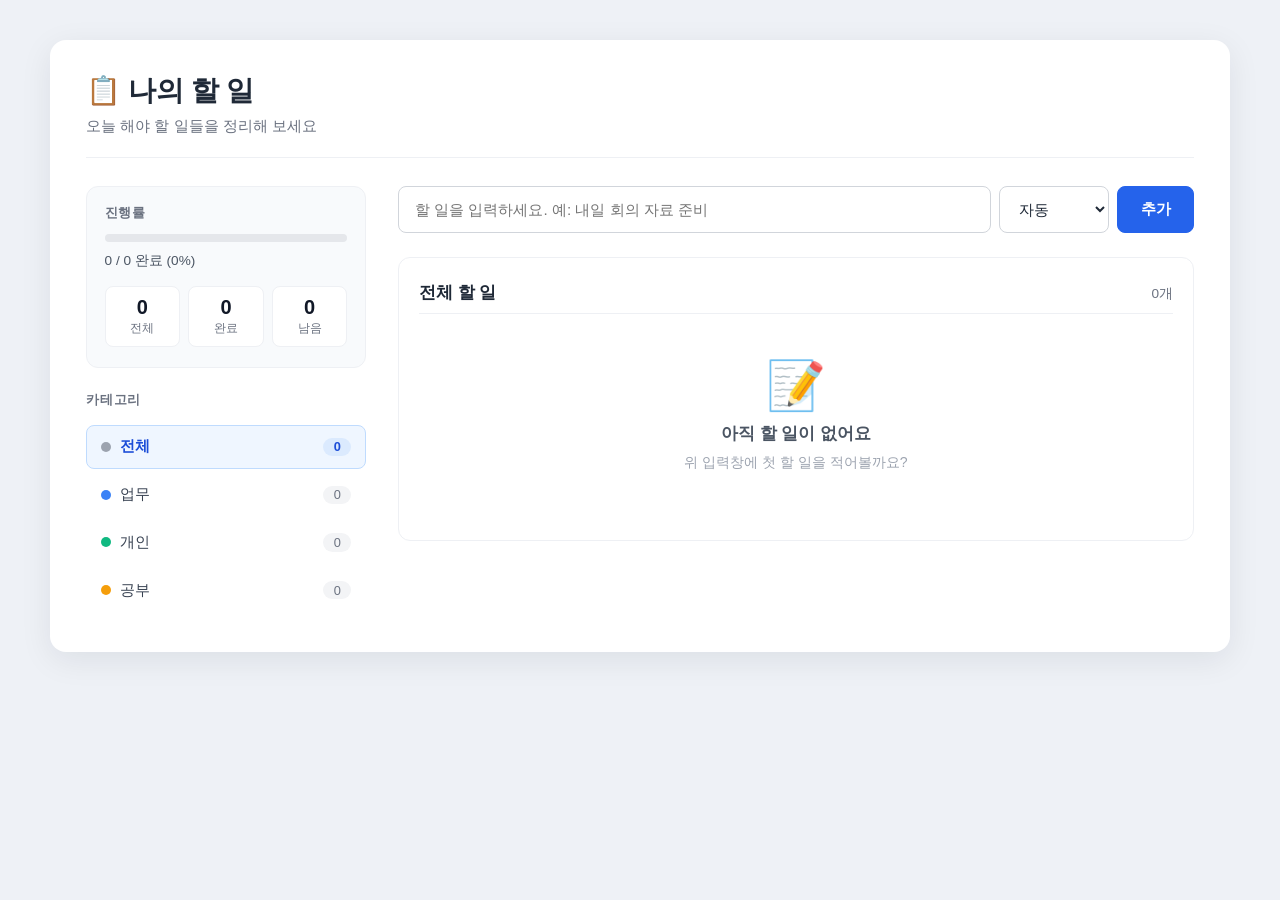
<file: web_version/index.html>
<!DOCTYPE html>
<html lang="ko">
<head>
    <meta charset="UTF-8">
    <meta name="viewport" content="width=device-width, initial-scale=1.0">
    <title>나의 할 일</title>
    <link rel="stylesheet" href="style.css">
</head>
<body>
    <div class="app">
        <header class="app-header">
            <h1>📋 나의 할 일</h1>
            <p class="app-subtitle">오늘 해야 할 일들을 정리해 보세요</p>
        </header>

        <div class="layout">
            <aside class="sidebar">
                <section class="progress-section">
                    <h2 class="section-title">진행률</h2>
                    <div class="progress-bar">
                        <div class="progress-bar-fill" id="progress-bar-fill"></div>
                    </div>
                    <p class="progress-text" id="progress-text">0 / 0 완료 (0%)</p>
                    <div class="stats">
                        <div class="stat">
                            <span class="stat-value" id="stat-total">0</span>
                            <span class="stat-label">전체</span>
                        </div>
                        <div class="stat">
                            <span class="stat-value" id="stat-done">0</span>
                            <span class="stat-label">완료</span>
                        </div>
                        <div class="stat">
                            <span class="stat-value" id="stat-remaining">0</span>
                            <span class="stat-label">남음</span>
                        </div>
                    </div>
                </section>

                <section class="filter-section">
                    <h2 class="section-title">카테고리</h2>
                    <button type="button" class="filter-button" data-filter="all">
                        <span class="filter-dot dot-all"></span>
                        <span class="filter-name">전체</span>
                        <span class="filter-count" id="count-all">0</span>
                    </button>
                    <button type="button" class="filter-button" data-filter="work">
                        <span class="filter-dot dot-work"></span>
                        <span class="filter-name">업무</span>
                        <span class="filter-count" id="count-work">0</span>
                    </button>
                    <button type="button" class="filter-button" data-filter="personal">
                        <span class="filter-dot dot-personal"></span>
                        <span class="filter-name">개인</span>
                        <span class="filter-count" id="count-personal">0</span>
                    </button>
                    <button type="button" class="filter-button" data-filter="study">
                        <span class="filter-dot dot-study"></span>
                        <span class="filter-name">공부</span>
                        <span class="filter-count" id="count-study">0</span>
                    </button>
                </section>
            </aside>

            <main class="main">
                <section class="input-section">
                    <form id="input-form" class="input-form" autocomplete="off">
                        <input type="text" id="todo-input" placeholder="할 일을 입력하세요. 예: 내일 회의 자료 준비">
                        <select id="category-select">
                            <option value="auto">자동</option>
                            <option value="work">업무</option>
                            <option value="personal">개인</option>
                            <option value="study">공부</option>
                        </select>
                        <button type="submit" id="add-button">추가</button>
                        <p class="auto-hint" id="auto-hint" hidden></p>
                    </form>
                </section>

                <section class="list-section">
                    <div class="list-header">
                        <h2 class="list-title" id="list-title">전체 할 일</h2>
                        <span class="list-meta" id="list-meta">0개</span>
                    </div>
                    <ul id="todo-list" aria-live="polite"></ul>
                </section>
            </main>
        </div>
    </div>

    <!-- 토스트(Undo) 컨테이너: 삭제 후 실행취소 알림이 여기에 렌더링됨 -->
    <div id="toast-container" class="toast-container" role="region" aria-label="알림"></div>

    <!-- 스크린리더 전용 라이브 영역: 추가/삭제/완료 등 상태 변경을 음성으로 안내 -->
    <div id="sr-live" class="sr-only" role="status" aria-live="polite"></div>

    <script src="app.js"></script>
</body>
</html>
</file>
<file: web_version/style.css>
/* ---------- 기본 ---------- */

* {
    box-sizing: border-box;
}

body {
    font-family: -apple-system, BlinkMacSystemFont, "Segoe UI", "Malgun Gothic", sans-serif;
    background: #eef1f6;
    color: #1f2937;
    margin: 0;
    padding: 2.5rem 2rem;
    min-height: 100vh;
}

.app {
    max-width: 1180px;
    margin: 0 auto;
    background: #fff;
    padding: 2rem 2.25rem 2.5rem;
    border-radius: 16px;
    box-shadow: 0 8px 32px rgba(15, 23, 42, 0.08);
}

/* ---------- 헤더 ---------- */

.app-header {
    border-bottom: 1px solid #eef0f4;
    padding-bottom: 1.25rem;
    margin-bottom: 1.75rem;
}

.app-header h1 {
    margin: 0;
    font-size: 1.75rem;
    font-weight: 700;
    letter-spacing: -0.01em;
}

.app-subtitle {
    margin: 0.4rem 0 0;
    color: #6b7280;
    font-size: 0.95rem;
}

/* ---------- 2단 레이아웃 ---------- */

.layout {
    display: grid;
    grid-template-columns: 280px 1fr;
    gap: 2rem;
    align-items: start;
}

.sidebar {
    display: flex;
    flex-direction: column;
    gap: 1.5rem;
    position: sticky;
    top: 2rem;
}

.section-title {
    font-size: 0.8rem;
    font-weight: 600;
    text-transform: uppercase;
    letter-spacing: 0.06em;
    color: #6b7280;
    margin: 0 0 0.75rem;
}

/* ---------- 진행률 / 통계 ---------- */

.progress-section {
    background: #f8fafc;
    border: 1px solid #eef0f4;
    border-radius: 12px;
    padding: 1.1rem 1.1rem 1.25rem;
}

.progress-bar {
    background: #e5e7eb;
    border-radius: 999px;
    height: 8px;
    overflow: hidden;
}

.progress-bar-fill {
    background: linear-gradient(90deg, #3b82f6, #2563eb);
    height: 100%;
    width: 0%;
    transition: width 0.3s ease;
}

.progress-text {
    margin: 0.6rem 0 0;
    font-size: 0.85rem;
    color: #4b5563;
}

.stats {
    display: grid;
    grid-template-columns: repeat(3, 1fr);
    gap: 0.5rem;
    margin-top: 1rem;
}

.stat {
    display: flex;
    flex-direction: column;
    align-items: center;
    background: #fff;
    border: 1px solid #eef0f4;
    border-radius: 8px;
    padding: 0.6rem 0.25rem;
}

.stat-value {
    font-size: 1.25rem;
    font-weight: 700;
    color: #111827;
    line-height: 1.1;
}

.stat-label {
    font-size: 0.72rem;
    color: #6b7280;
    margin-top: 0.2rem;
}

/* ---------- 필터 (사이드바) ---------- */

.filter-section {
    display: flex;
    flex-direction: column;
    gap: 0.25rem;
}

.filter-button {
    display: flex;
    align-items: center;
    gap: 0.6rem;
    width: 100%;
    text-align: left;
    padding: 0.65rem 0.85rem;
    border: 1px solid transparent;
    background: transparent;
    border-radius: 8px;
    font-size: 0.95rem;
    color: #374151;
    cursor: pointer;
    transition: background 0.15s, color 0.15s, border-color 0.15s;
}

.filter-button:hover {
    background: #f3f4f6;
}

.filter-button.active {
    background: #eff6ff;
    color: #1d4ed8;
    border-color: #bfdbfe;
    font-weight: 600;
}

.filter-dot {
    width: 10px;
    height: 10px;
    border-radius: 50%;
    flex-shrink: 0;
}

.dot-all { background: #9ca3af; }
.dot-work { background: #3b82f6; }
.dot-personal { background: #10b981; }
.dot-study { background: #f59e0b; }

.filter-name {
    flex: 1;
}

.filter-count {
    font-size: 0.8rem;
    color: #6b7280;
    background: #f3f4f6;
    padding: 0.1rem 0.55rem;
    border-radius: 999px;
    min-width: 28px;
    text-align: center;
}

.filter-button.active .filter-count {
    background: #dbeafe;
    color: #1d4ed8;
}

/* ---------- 메인 ---------- */

.main {
    min-width: 0;
}

/* ---------- 입력 / 공통 폼 ---------- */

input[type="text"],
select,
button {
    padding: 0.65rem 0.9rem;
    font-size: 0.95rem;
    border: 1px solid #d1d5db;
    border-radius: 8px;
    background: #fff;
    font-family: inherit;
    color: #1f2937;
}

input[type="text"]:focus,
select:focus {
    outline: none;
    border-color: #3b82f6;
    box-shadow: 0 0 0 3px rgba(59, 130, 246, 0.15);
}

button {
    cursor: pointer;
    transition: background 0.15s ease, border-color 0.15s ease, color 0.15s ease, transform 0.05s ease;
}

button:hover {
    background: #f9fafb;
}

button:active {
    transform: translateY(1px);
}

.input-section {
    margin-bottom: 1.5rem;
}

.input-form {
    display: flex;
    gap: 0.5rem;
    flex-wrap: wrap;
}

/* ---------- 입력 에러 상태 ---------- */

.input-error,
input.input-error[type="text"],
.edit-input.input-error {
    border-color: #ef4444 !important;
    box-shadow: 0 0 0 3px rgba(239, 68, 68, 0.15) !important;
    animation: input-error-shake 0.25s ease;
}

@keyframes input-error-shake {
    0%, 100% { transform: translateX(0); }
    25% { transform: translateX(-3px); }
    75% { transform: translateX(3px); }
}

.input-section input[type="text"],
.input-form input[type="text"] {
    flex: 1;
    min-width: 260px;
    padding: 0.75rem 1rem;
}

.input-section select,
.input-form select {
    min-width: 110px;
}

#add-button {
    background: #2563eb;
    color: #fff;
    border-color: #2563eb;
    padding: 0.75rem 1.4rem;
    font-weight: 600;
}

#add-button:hover {
    background: #1d4ed8;
    border-color: #1d4ed8;
}

.auto-hint {
    flex: 1 1 100%;
    margin: 0;
    font-size: 0.85rem;
    color: #2563eb;
}

/* ---------- 리스트 ---------- */

.list-section {
    background: #fff;
    border: 1px solid #eef0f4;
    border-radius: 12px;
    padding: 0.5rem 1.25rem 1rem;
}

.list-header {
    display: flex;
    align-items: baseline;
    justify-content: space-between;
    padding: 0.9rem 0 0.6rem;
    border-bottom: 1px solid #eef0f4;
}

.list-title {
    margin: 0;
    font-size: 1.05rem;
    font-weight: 600;
}

.list-meta {
    font-size: 0.85rem;
    color: #6b7280;
}

#todo-list {
    list-style: none;
    padding: 0;
    margin: 0;
}

.todo-item {
    display: flex;
    align-items: center;
    gap: 0.75rem;
    padding: 0.85rem 0.25rem;
    border-bottom: 1px solid #f3f4f6;
    transition: background 0.15s;
}

.todo-item:last-child {
    border-bottom: none;
}

.todo-item:hover {
    background: #fafbfc;
}

/* ----- 체크박스: 커스텀 디자인 (UX #3) -----
   기본 checkbox보다 명확한 시각 디자인 + 완료 시 만족감 있는 transition */
.todo-item input[type="checkbox"] {
    appearance: none;
    -webkit-appearance: none;
    width: 22px;
    height: 22px;
    cursor: pointer;
    flex-shrink: 0;
    border: 2px solid #cbd5e1;
    border-radius: 6px;
    background: #fff;
    position: relative;
    transition: background 0.18s ease, border-color 0.18s ease, transform 0.12s ease;
}

.todo-item input[type="checkbox"]:hover {
    border-color: #2563eb;
}

.todo-item input[type="checkbox"]:focus-visible {
    outline: none;
    box-shadow: 0 0 0 3px rgba(59, 130, 246, 0.25);
}

.todo-item input[type="checkbox"]:checked {
    background: #2563eb;
    border-color: #2563eb;
}

.todo-item input[type="checkbox"]:checked::after {
    content: "";
    position: absolute;
    left: 5px;
    top: 1px;
    width: 6px;
    height: 11px;
    border: solid #fff;
    border-width: 0 2px 2px 0;
    transform: rotate(45deg);
    animation: checkmark-pop 0.28s cubic-bezier(0.2, 1.4, 0.5, 1);
}

@keyframes checkmark-pop {
    0% { transform: rotate(45deg) scale(0); opacity: 0; }
    60% { transform: rotate(45deg) scale(1.25); opacity: 1; }
    100% { transform: rotate(45deg) scale(1); opacity: 1; }
}

/* 완료 항목 행 전체에 살짝 톤 다운 + 좌측 강조 바 */
.todo-item.is-completed {
    background: #fafbfc;
}

.todo-item.is-completed .category-label {
    opacity: 0.55;
}

/* 완료 체크 순간 살짝 통통 튀는 행 피드백 */
.todo-item.just-completed {
    animation: row-celebrate 0.45s ease;
}

@keyframes row-celebrate {
    0% { background: #fff; }
    40% { background: #ecfdf5; }
    100% { background: #fafbfc; }
}

.category-label {
    padding: 0.2rem 0.6rem;
    border-radius: 6px;
    font-size: 0.75rem;
    font-weight: 600;
    white-space: nowrap;
    flex-shrink: 0;
}

.category-work {
    background: #dbeafe;
    color: #1e40af;
}

.category-personal {
    background: #d1fae5;
    color: #065f46;
}

.category-study {
    background: #fef3c7;
    color: #92400e;
}

.todo-text {
    flex: 1;
    word-break: break-word;
    min-width: 0;
    font-size: 0.98rem;
}

.todo-text.completed {
    text-decoration: line-through;
    text-decoration-thickness: 2px;
    text-decoration-color: rgba(156, 163, 175, 0.7);
    color: #9ca3af;
    transition: color 0.2s ease;
}

.edit-button,
.delete-button {
    padding: 0.45rem 0.85rem;
    font-size: 0.85rem;
    min-height: 36px;
}

.delete-button {
    color: #6b7280;
}

.edit-button:hover {
    background: #eff6ff;
    border-color: #3b82f6;
    color: #1d4ed8;
}

.delete-button:hover {
    background: #fef2f2;
    border-color: #ef4444;
    color: #dc2626;
}

/* ---------- 인라인 편집 ---------- */

.todo-item.editing {
    gap: 0.5rem;
    flex-wrap: wrap;
    background: #f9fafb;
}

.edit-input {
    flex: 1;
    min-width: 0;
}

/* ---------- 빈 상태 (UX #4) ----------
   카테고리별 일러스트(이모지) + 메인 메시지 + 보조 텍스트의 3단 구성 */

.empty-state {
    text-align: center;
    color: #9ca3af;
    padding: 3rem 1rem 3.25rem;
    font-size: 0.95rem;
    border-bottom: none !important;
    display: flex;
    flex-direction: column;
    align-items: center;
    gap: 0.5rem;
}

.empty-state:hover {
    background: transparent !important;
}

.empty-illustration {
    font-size: 3rem;
    line-height: 1;
    margin-bottom: 0.25rem;
    /* 살짝 부유하는 듯한 잔잔한 애니메이션으로 친근함 부여 */
    animation: empty-float 3s ease-in-out infinite;
}

.empty-title {
    font-size: 1.05rem;
    font-weight: 600;
    color: #4b5563;
    margin: 0;
}

.empty-subtext {
    font-size: 0.88rem;
    color: #9ca3af;
    margin: 0;
}

@keyframes empty-float {
    0%, 100% { transform: translateY(0); }
    50%      { transform: translateY(-6px); }
}

/* 모션 민감 사용자 배려 (접근성) */
@media (prefers-reduced-motion: reduce) {
    .empty-illustration { animation: none; }
}

/* ---------- 새 항목 등장 애니메이션 (UX #2) ---------- */
.todo-item.just-added {
    animation: item-slide-in 0.32s cubic-bezier(0.2, 0.9, 0.4, 1);
}

@keyframes item-slide-in {
    0%   { opacity: 0; transform: translateY(-8px); background: #eff6ff; }
    100% { opacity: 1; transform: translateY(0);    background: transparent; }
}

/* 추가 버튼 클릭 시 짧은 펄스 피드백 */
#add-button.is-pulsing {
    animation: button-pulse 0.4s ease;
}

@keyframes button-pulse {
    0%   { transform: scale(1); box-shadow: 0 0 0 0 rgba(37, 99, 235, 0.5); }
    50%  { transform: scale(1.04); box-shadow: 0 0 0 8px rgba(37, 99, 235, 0); }
    100% { transform: scale(1); box-shadow: 0 0 0 0 rgba(37, 99, 235, 0); }
}

@media (prefers-reduced-motion: reduce) {
    .todo-item.just-added,
    .todo-item.just-completed,
    #add-button.is-pulsing,
    .toast { animation: none !important; }
}

/* ---------- 토스트 / Undo (UX #1) ---------- */

.toast-container {
    position: fixed;
    left: 50%;
    bottom: 1.5rem;
    transform: translateX(-50%);
    z-index: 1000;
    display: flex;
    flex-direction: column;
    gap: 0.5rem;
    pointer-events: none; /* 컨테이너 자체는 클릭 통과, 각 토스트는 개별로 활성화 */
}

.toast {
    pointer-events: auto;
    display: flex;
    align-items: center;
    gap: 0.85rem;
    background: #111827;
    color: #f9fafb;
    padding: 0.7rem 0.9rem 0.7rem 1rem;
    border-radius: 10px;
    box-shadow: 0 8px 24px rgba(15, 23, 42, 0.25);
    font-size: 0.9rem;
    min-width: 280px;
    max-width: min(420px, calc(100vw - 2rem));
    animation: toast-in 0.22s ease;
}

.toast.is-leaving {
    animation: toast-out 0.18s ease forwards;
}

.toast-message {
    flex: 1;
}

.toast-action {
    background: transparent;
    border: 1px solid rgba(255, 255, 255, 0.25);
    color: #93c5fd;
    font-weight: 600;
    padding: 0.4rem 0.8rem;
    border-radius: 6px;
    cursor: pointer;
    font-size: 0.85rem;
    min-height: 36px;
}

.toast-action:hover {
    background: rgba(147, 197, 253, 0.12);
    color: #bfdbfe;
    border-color: rgba(147, 197, 253, 0.5);
}

.toast-close {
    background: transparent;
    border: none;
    color: #9ca3af;
    cursor: pointer;
    padding: 0.25rem 0.4rem;
    font-size: 1.1rem;
    line-height: 1;
    min-height: 36px;
    min-width: 32px;
}

.toast-close:hover { color: #f3f4f6; background: transparent; }

@keyframes toast-in {
    0%   { opacity: 0; transform: translateY(12px); }
    100% { opacity: 1; transform: translateY(0); }
}

@keyframes toast-out {
    0%   { opacity: 1; transform: translateY(0); }
    100% { opacity: 0; transform: translateY(8px); }
}

/* ---------- 스크린리더 전용 ---------- */
.sr-only {
    position: absolute;
    width: 1px;
    height: 1px;
    padding: 0;
    margin: -1px;
    overflow: hidden;
    clip: rect(0, 0, 0, 0);
    white-space: nowrap;
    border: 0;
}

/* ---------- 반응형 ---------- */

/* 태블릿 (≤ 900px) — 사이드바를 위로 */
@media (max-width: 900px) {
    body {
        padding: 1.5rem 1rem;
    }

    .app {
        padding: 1.5rem;
    }

    .layout {
        grid-template-columns: 1fr;
        gap: 1.5rem;
    }

    .sidebar {
        position: static;
        flex-direction: row;
        flex-wrap: wrap;
        gap: 1rem;
    }

    .progress-section {
        flex: 1 1 280px;
    }

    .filter-section {
        flex: 1 1 280px;
        flex-direction: row;
        flex-wrap: wrap;
    }

    .filter-button {
        flex: 1 1 calc(50% - 0.25rem);
    }
}

/* 모바일 (≤ 480px) */
@media (max-width: 480px) {
    body {
        padding: 1rem 0.5rem;
    }

    .app {
        padding: 1rem;
        border-radius: 12px;
    }

    .app-header h1 {
        font-size: 1.35rem;
    }

    .input-section input[type="text"],
    .input-form input[type="text"] {
        flex: 1 1 100%;
        min-width: 0;
    }

    .input-section select,
    .input-form select,
    .input-section #add-button,
    .input-form #add-button {
        flex: 1;
    }

    .filter-button {
        flex: 1 1 100%;
    }

    .todo-item {
        flex-wrap: wrap;
    }

    .todo-text {
        flex: 1 1 100%;
        order: 10;
    }

    /* 모바일 터치 타겟 (UX #6): WCAG 2.5.5 / Apple HIG 44pt 최소 권장 */
    .edit-button,
    .delete-button {
        min-height: 44px;
        padding: 0.6rem 1rem;
        font-size: 0.9rem;
    }

    .todo-item input[type="checkbox"] {
        width: 26px;
        height: 26px;
    }

    .toast {
        min-width: 0;
        width: calc(100vw - 2rem);
    }
}
</file>
